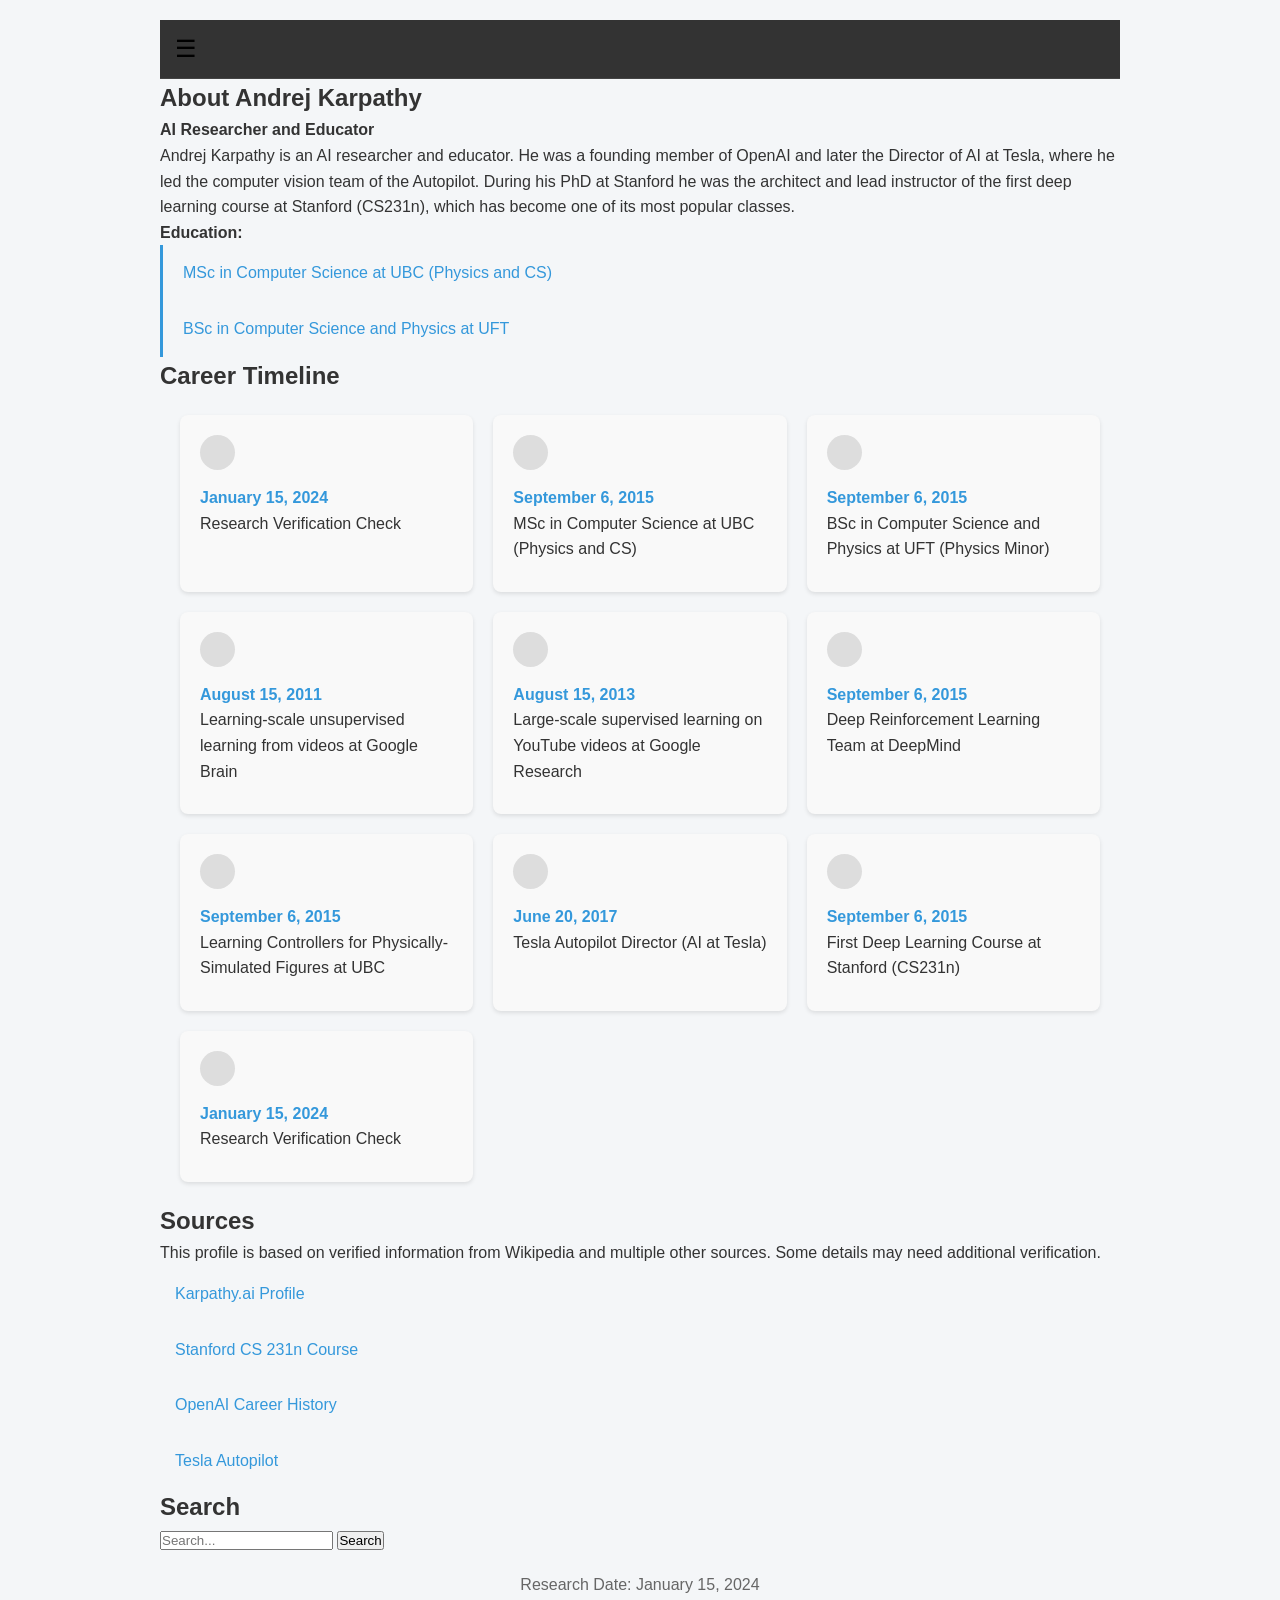
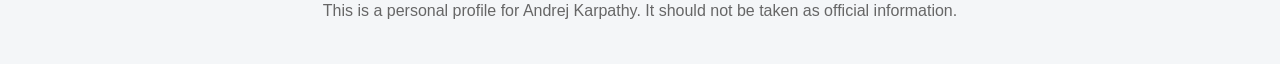
<file: output/run-version-0/index.html>
<!DOCTYPE html>
<html lang="en">
<head>
  <meta charset="UTF-8" />
  <meta name="viewport" content="width=device-width, initial-scale=1.0" />
  <title>Andrej Karpathy - Profile</title>
  <link rel="stylesheet" href="style.css" />
</head>
<body>
  <div class="container">
    <header class="site-header">
      <nav class="navbar">
        <button class="nav-toggle" aria-label="Toggle navigation">☰</button>
        <ul class="nav-menu">
          <li><a href="#about" class="nav-link active">About</a></li>
          <li><a href="#timeline" class="nav-link">Timeline</a></li>
          <li><a href="#sources" class="nav-link">Sources</a></li>
          <li><a href="#search" class="nav-link">Search</a></li>
        </ul>
      </nav>
    </header>

    <main>
      <!-- About Section -->
      <section id="about">
        <h1>About Andrej Karpathy</h1>
        <p><strong>AI Researcher and Educator</strong></p>
        <p>Andrej Karpathy is an AI researcher and educator. He was a founding member of OpenAI and later the Director of AI at Tesla, where he led the computer vision team of the Autopilot. During his PhD at Stanford he was the architect and lead instructor of the first deep learning course at Stanford (CS231n), which has become one of its most popular classes.</p>
        <p><strong>Education:</strong></p>
        <ul class="education-list">
          <li><a href="#edu-1" class="edu-link">MSc in Computer Science at UBC (Physics and CS)</a></li>
          <li><a href="#edu-2" class="edu-link">BSc in Computer Science and Physics at UFT</a></li>
        </ul>
      </section>

      <!-- Timeline Section -->
      <section id="timeline">
        <h1>Career Timeline</h1>
        <div class="timeline-grid">
          <div class="timeline-item">
            <div class="timeline-dot"></div>
            <div class="timeline-date" data-id="2024-01-15">
              <strong>January 15, 2024</strong>
            </div>
            <div class="timeline-title">Research Verification Check</div>
          </div>
          <div class="timeline-item">
            <div class="timeline-dot"></div>
            <div class="timeline-date" data-id="2015-09-06">
              <strong>September 6, 2015</strong>
            </div>
            <div class="timeline-title">MSc in Computer Science at UBC (Physics and CS)</div>
          </div>
          <div class="timeline-item">
            <div class="timeline-dot"></div>
            <div class="timeline-date" data-id="2015-09-06">
              <strong>September 6, 2015</strong>
            </div>
            <div class="timeline-title">BSc in Computer Science and Physics at UFT (Physics Minor)</div>
          </div>
          <div class="timeline-item">
            <div class="timeline-dot"></div>
            <div class="timeline-date" data-id="2011-08-15">
              <strong>August 15, 2011</strong>
            </div>
            <div class="timeline-title">Learning-scale unsupervised learning from videos at Google Brain</div>
          </div>
          <div class="timeline-item">
            <div class="timeline-dot"></div>
            <div class="timeline-date" data-id="2013-08-15">
              <strong>August 15, 2013</strong>
            </div>
            <div class="timeline-title">Large-scale supervised learning on YouTube videos at Google Research</div>
          </div>
          <div class="timeline-item">
            <div class="timeline-dot"></div>
            <div class="timeline-date" data-id="2015-09-06">
              <strong>September 6, 2015</strong>
            </div>
            <div class="timeline-title">Deep Reinforcement Learning Team at DeepMind</div>
          </div>
          <div class="timeline-item">
            <div class="timeline-dot"></div>
            <div class="timeline-date" data-id="2015-09-06">
              <strong>September 6, 2015</strong>
            </div>
            <div class="timeline-title">Learning Controllers for Physically-Simulated Figures at UBC</div>
          </div>
          <div class="timeline-item">
            <div class="timeline-dot"></div>
            <div class="timeline-date" data-id="2017-06-20">
              <strong>June 20, 2017</strong>
            </div>
            <div class="timeline-title">Tesla Autopilot Director (AI at Tesla)</div>
          </div>
          <div class="timeline-item">
            <div class="timeline-dot"></div>
            <div class="timeline-date" data-id="2015-09-06">
              <strong>September 6, 2015</strong>
            </div>
            <div class="timeline-title">First Deep Learning Course at Stanford (CS231n)</div>
          </div>
          <div class="timeline-item">
            <div class="timeline-dot"></div>
            <div class="timeline-date" data-id="2024-01-15">
              <strong>January 15, 2024</strong>
            </div>
            <div class="timeline-title">Research Verification Check</div>
          </div>
        </div>
      </section>

      <!-- Sources Section -->
      <section id="sources">
        <h1>Sources</h1>
        <p>This profile is based on verified information from Wikipedia and multiple other sources. Some details may need additional verification.</p>
        <ul class="source-list">
          <li><a href="https://karpathy.ai/" class="source-link">Karpathy.ai Profile</a></li>
          <li><a href="https://www.cs231n.stanford.edu/" class="source-link">Stanford CS 231n Course</a></li>
          <li><a href="https://openai.com/" class="source-link">OpenAI Career History</a></li>
          <li><a href="https://www.tesla.com/autopilot" class="source-link">Tesla Autopilot</a></li>
        </ul>
      </section>

      <!-- Search Section -->
      <section id="search">
        <h1>Search</h1>
        <form method="get" action="#">
          <input type="text" name="q" placeholder="Search..." aria-label="Search" />
          <button type="submit" aria-label="Search">Search</button>
        </form>
      </section>
    </main>

    <footer class="site-footer">
      <p>Research Date: January 15, 2024</p>
      <p>This is a personal profile for Andrej Karpathy. It should not be taken as official information.</p>
    </footer>
  </div>

  <script src="app.js"></script>
</body>
</html>

<style>
  .container {
    max-width: 960px;
    margin: 0 auto;
    padding: 20px;
  }

  .site-header {
    background-color: #333;
    color: white;
    padding: 15px;
    position: sticky;
    top: 0;
    z-index: 100;
  }

  .nav-menu {
    display: flex;
    list-style: none;
    margin: 0;
    padding: 0;
  }

  .nav-menu li {
    margin-right: 20px;
  }

  .nav-link {
    color: white;
    text-decoration: none;
  }

  .nav-link:hover, .nav-link.active {
    color: #3498db;
  }

  .navbar-toggle {
    display: block;
    background: none;
    border: none;
    cursor: pointer;
  }

  .education-list {
    list-style: none;
    padding: 0;
  }

  .edu-link {
    color: #3498db;
    text-decoration: none;
    display: block;
    padding: 15px 20px;
    border-left: 3px solid #3498db;
    transition: background-color 0.3s ease;
  }

  .edu-link:hover {
    background-color: #f5f5f5;
  }

  .timeline-grid {
    display: grid;
    grid-template-columns: repeat(auto-fill, minmax(250px, 1fr));
    gap: 20px;
    padding: 20px;
  }

  .timeline-item {
    background-color: #f9f9f9;
    padding: 20px;
    border-radius: 8px;
    box-shadow: 0 2px 4px rgba(0,0,0,0.1);
  }

  .timeline-dot {
    width: 35px;
    height: 35px;
    background-color: #ddd;
    border-radius: 50%;
    margin-bottom: 15px;
    display: flex;
    align-items: center;
    justify-content: center;
    font-size: 20px;
  }

  .timeline-date {
    color: #3498db;
    font-weight: bold;
  }

  .timeline-title {
    margin-bottom: 10px;
  }

  .source-list {
    list-style: none;
    padding: 0;
  }

  .source-link {
    color: #3498db;
    text-decoration: none;
    display: block;
    padding: 15px;
    border-radius: 5px;
    transition: background-color 0.3s ease;
  }

  .source-link:hover {
    background-color: #e3f2fd;
  }

  .site-footer {
    text-align: center;
    padding: 20px;
    color: #666;
  }
</style>
</body>
</html>
</file>
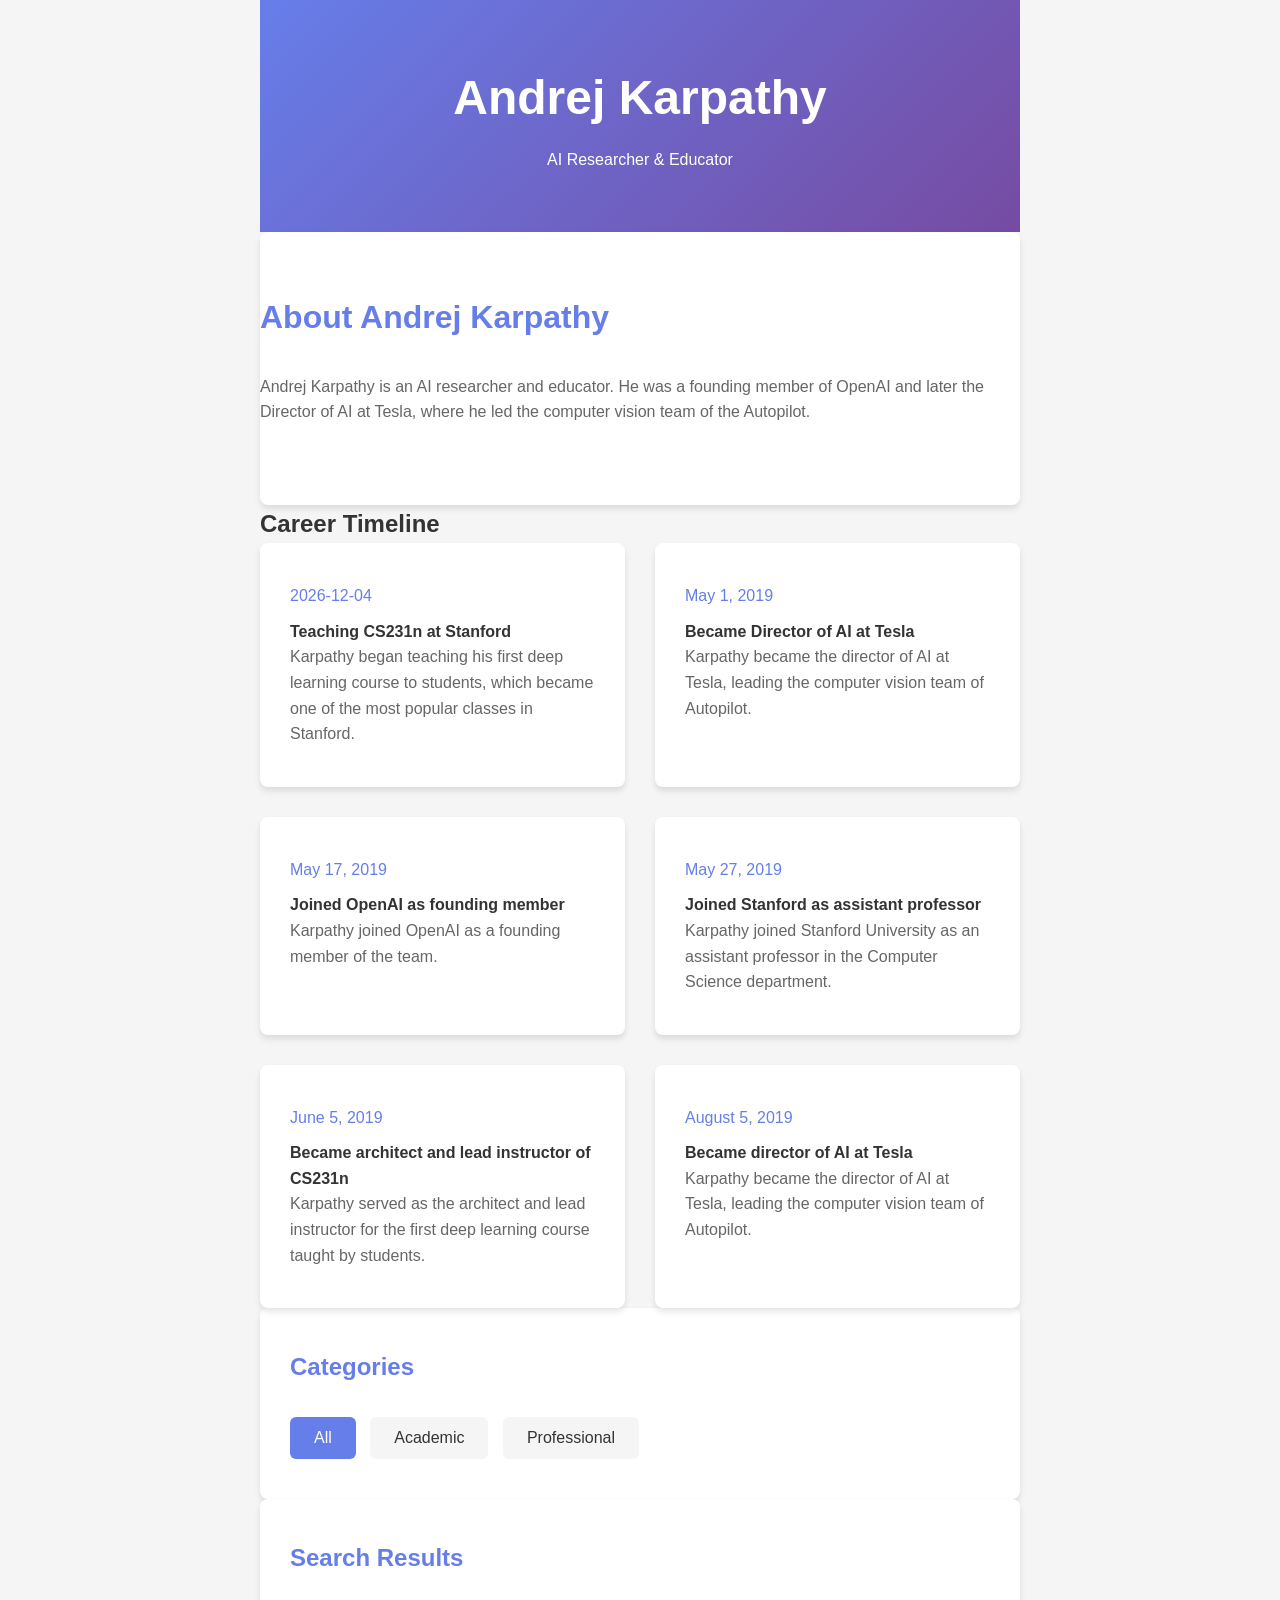
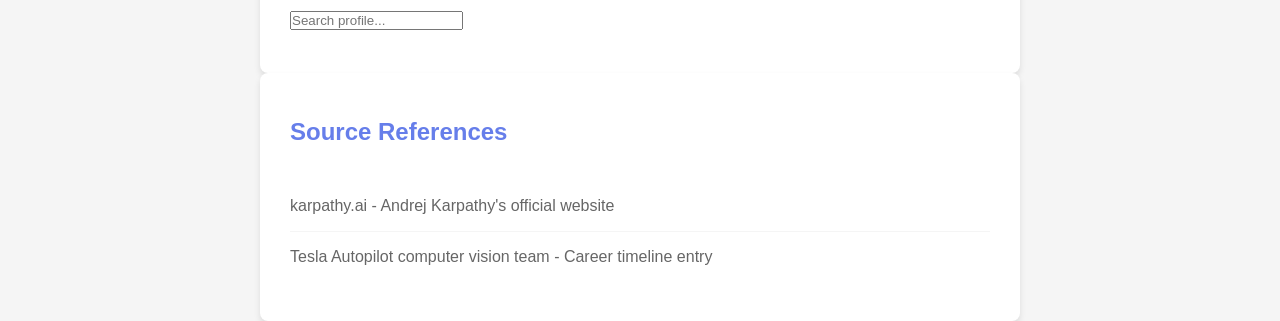
<file: output/run-version-1/index.html>
<!DOCTYPE html>
<html lang="en">
<head>
  <meta charset="UTF-8" />
  <meta name="viewport" content="width=device-width, initial-scale=1.0" />
  <title>Andrej Karpathy - AI Researcher & Educator</title>
  <link rel="stylesheet" href="style.css" />
</head>
<body>
  <div class="container">
    <!-- Header -->
    <header>
      <h1>Andrej Karpathy</h1>
      <p class="subtitle">AI Researcher & Educator</p>
    </header>

    <!-- About Section -->
    <section class="about-section">
      <h2>About Andrej Karpathy</h2>
      <p>Andrej Karpathy is an AI researcher and educator. He was a founding member of OpenAI and later the Director of AI at Tesla, where he led the computer vision team of the Autopilot.</p>
    </section>

    <!-- Timeline Section -->
    <section class="timeline-section">
      <h2>Career Timeline</h2>
      <div class="timeline-grid">
        <div class="timeline-item">
          <span class="date" id="date-1">June 5, 2018</span>
          <strong>Teaching CS231n at Stanford</strong>
          <p>Karpathy began teaching his first deep learning course to students, which became one of the most popular classes in Stanford.</p>
        </div>
        <div class="timeline-item">
          <span class="date" id="date-2">May 1, 2019</span>
          <strong>Became Director of AI at Tesla</strong>
          <p>Karpathy became the director of AI at Tesla, leading the computer vision team of Autopilot.</p>
        </div>
        <div class="timeline-item">
          <span class="date" id="date-3">May 17, 2019</span>
          <strong>Joined OpenAI as founding member</strong>
          <p>Karpathy joined OpenAI as a founding member of the team.</p>
        </div>
        <div class="timeline-item">
          <span class="date" id="date-4">May 27, 2019</span>
          <strong>Joined Stanford as assistant professor</strong>
          <p>Karpathy joined Stanford University as an assistant professor in the Computer Science department.</p>
        </div>
        <div class="timeline-item">
          <span class="date" id="date-5">June 5, 2019</span>
          <strong>Became architect and lead instructor of CS231n</strong>
          <p>Karpathy served as the architect and lead instructor for the first deep learning course taught by students.</p>
        </div>
        <div class="timeline-item">
          <span class="date" id="date-6">August 5, 2019</span>
          <strong>Became director of AI at Tesla</strong>
          <p>Karpathy became the director of AI at Tesla, leading the computer vision team of Autopilot.</p>
        </div>
      </div>
    </section>

    <!-- Category Filter -->
    <section class="category-section">
      <h2>Categories</h2>
      <nav aria-label="Categories">
        <button class="filter-btn active" data-category="all">All</button>
        <button class="filter-btn" data-category="academic">Academic</button>
        <button class="filter-btn" data-category="professional">Professional</button>
      </nav>
    </section>

    <!-- Search -->
    <section class="search-section">
      <h2>Search Results</h2>
      <input type="text" id="search-input" placeholder="Search profile..." />
      <div class="search-results" id="search-results"></div>
    </section>

    <!-- Source Section -->
    <section class="source-section">
      <h2>Source References</h2>
      <ul>
        <li>karpathy.ai - Andrej Karpathy's official website</li>
        <li>Tesla Autopilot computer vision team - Career timeline entry</li>
      </ul>
    </section>
  </div>

  <!-- JavaScript -->
  <script src="app.js" defer></script>
</body>
</html>
</file>
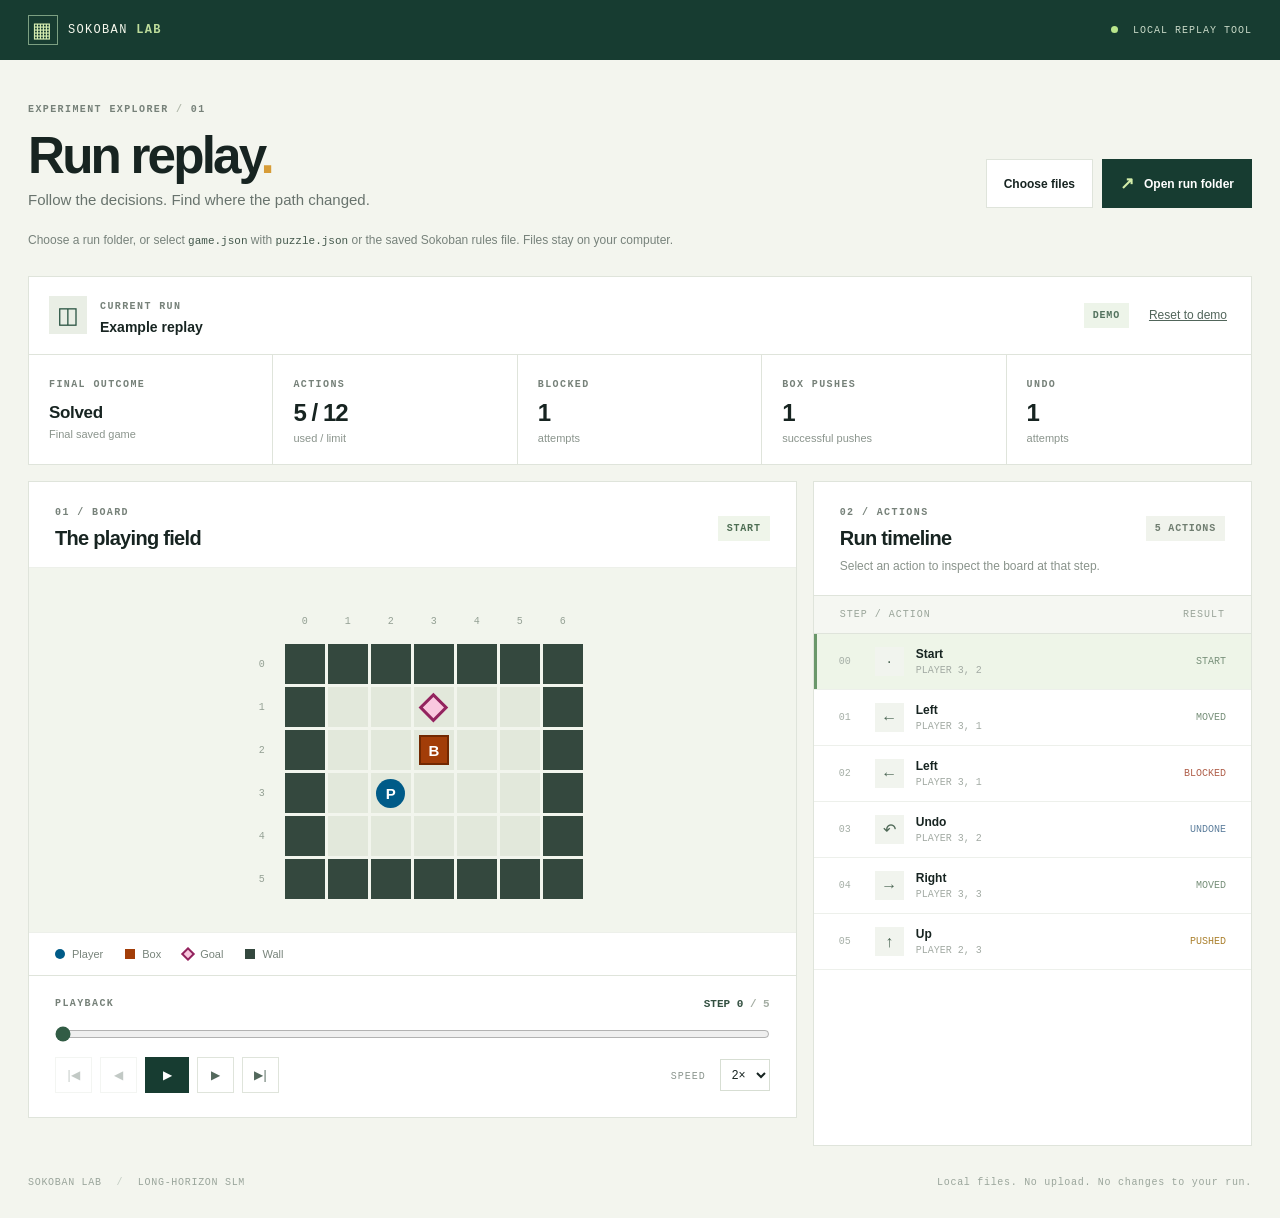
<file: src/run_viewer/index.html>
<!doctype html>
<html lang="en">
<head>
  <meta charset="utf-8">
  <meta name="viewport" content="width=device-width, initial-scale=1">
  <title>Run Replay · Sokoban Lab</title>
  <link rel="stylesheet" href="style.css">
  <script defer src="replay.js"></script>
  <script defer src="app.js"></script>
</head>
<body>
  <div class="shell">
    <header class="topbar">
      <a class="brand" href="./index.html" aria-label="Sokoban Lab home"><span class="brand-mark" aria-hidden="true">▦</span><span>SOKOBAN <b>LAB</b></span></a>
      <span class="top-note"><span class="online-dot"></span> LOCAL REPLAY TOOL</span>
    </header>
    <main>
      <div class="page-heading">
        <div><p class="eyebrow">EXPERIMENT EXPLORER <span> / </span> 01</p><h1>Run replay<span class="title-dot">.</span></h1><p class="subtitle">Follow the decisions. Find where the path changed.</p></div>
        <div class="load-actions">
          <label class="button button-quiet">Choose files<input id="file-input" type="file" accept=".json,.py" multiple></label>
          <label class="button button-primary"><span aria-hidden="true">↗</span> Open run folder<input id="folder-input" type="file" webkitdirectory multiple></label>
        </div>
      </div>
      <p class="load-help">Choose a run folder, or select <code>game.json</code> with <code>puzzle.json</code> or the saved Sokoban rules file. Files stay on your computer.</p>
      <div id="notice" class="notice" role="alert" hidden></div>
      <section class="run-bar" aria-label="Loaded run">
        <div class="run-identity"><span class="run-icon" aria-hidden="true">◫</span><div><span class="label">CURRENT RUN</span><strong id="run-name">Example replay</strong></div></div>
        <div class="run-controls"><label id="game-label" hidden>GAME FILE <select id="game-select"></select></label><span id="source-tag" class="source-tag">DEMO</span><button id="demo-button" class="link-button" type="button">Reset to demo</button></div>
      </section>
      <section class="metrics" aria-label="Run summary">
        <div class="metric"><span class="label">FINAL OUTCOME</span><strong id="metric-outcome">—</strong><small id="metric-status">Saved game</small></div>
        <div class="metric"><span class="label">ACTIONS</span><strong id="metric-actions">—</strong><small>used / limit</small></div>
        <div class="metric"><span class="label">BLOCKED</span><strong id="metric-blocked">—</strong><small>attempts</small></div>
        <div class="metric"><span class="label">BOX PUSHES</span><strong id="metric-pushes">—</strong><small>successful pushes</small></div>
        <div class="metric"><span class="label">UNDO</span><strong id="metric-undo">—</strong><small>attempts</small></div>
      </section>
      <div class="workspace">
        <section class="board-panel" aria-labelledby="board-title">
          <div class="section-head"><div><p class="eyebrow">01 / BOARD</p><h2 id="board-title">The playing field</h2></div><span id="frame-badge" class="badge">START</span></div>
          <div class="board-stage"><div class="board-wrap"><div id="board" class="board" role="img" aria-label="Sokoban board"></div></div></div>
          <div class="legend" aria-label="Board legend"><span><i class="legend-player"></i> Player</span><span><i class="legend-box"></i> Box</span><span><i class="legend-goal"></i> Goal</span><span><i class="legend-wall"></i> Wall</span></div>
          <div class="transport">
            <div class="transport-top"><span class="label">PLAYBACK</span><span id="step-label" class="step-label">STEP 0 <span>/ 0</span></span></div>
            <input id="scrubber" class="scrubber" type="range" min="0" max="0" value="0" aria-label="Replay step">
            <div class="transport-bottom"><div class="play-controls"><button id="first" class="control" type="button" aria-label="First step">|◀</button><button id="previous" class="control" type="button" aria-label="Previous step">◀</button><button id="play" class="play" type="button" aria-label="Play replay">▶</button><button id="next" class="control" type="button" aria-label="Next step">▶</button><button id="last" class="control" type="button" aria-label="Last step">▶|</button></div><label class="speed">SPEED <select id="speed" aria-label="Playback speed"><option value="1000">1×</option><option value="500" selected>2×</option><option value="250">4×</option></select></label></div>
          </div>
        </section>
        <aside class="timeline-panel" aria-labelledby="timeline-title">
          <div class="section-head"><div><p class="eyebrow">02 / ACTIONS</p><h2 id="timeline-title">Run timeline</h2></div><span id="timeline-count" class="count-tag">0 MOVES</span></div>
          <p class="timeline-intro">Select an action to inspect the board at that step.</p>
          <div class="timeline-header"><span>STEP / ACTION</span><span>RESULT</span></div>
          <ol id="timeline" class="timeline" aria-label="Action timeline"></ol>
        </aside>
      </div>
      <footer><span>SOKOBAN LAB <span class="footer-sep">/</span> LONG-HORIZON SLM</span><span>Local files. No upload. No changes to your run.</span></footer>
    </main>
  </div>
</body>
</html>
</file>
<file: output/run-version-0/style.css>
/* Andrej Karpathy Profile Styles */

* {
  margin: 0;
  padding: 0;
}

body {
  font-family: -apple-system, BlinkMacSystemFont, 'Segoe UI', 'Roboto', 'Oxygen', sans-serif;
  background-color: #f4f6f8;
  color: #333;
  line-height: 1.6;
}

.container {
  max-width: 960px;
  margin: 0 auto;
  padding: 20px;
}

.site-header {
  background-color: #333;
  color: white;
  padding: 15px;
  position: sticky;
  top: 0;
  z-index: 100;
  border-bottom: 1px solid #444;
}

.navbar {
  display: flex;
  align-items: center;
  justify-content: space-between;
}

.nav-menu {
  display: flex;
  list-style: none;
  margin-left: 20px;
}

.nav-menu li {
  margin-right: 20px;
}

.nav-link {
  color: white;
  text-decoration: none;
  padding: 10px 15px;
  border-radius: 4px;
  transition: all 0.3s ease;
}

.nav-link:hover, .nav-link.active {
  background-color: #28a745;
  color: white;
}

.nav-toggle {
  display: none;
  background: none;
  border: none;
  cursor: pointer;
  font-size: 24px;
}

@media (min-width: 768px) {
  .nav-toggle {
    display: block;
  }

  .navbar > div:first-child {
    display: flex;
  }

  .navbar ul {
    display: none;
  }

  .nav-menu {
    position: fixed;
    top: 0;
    right: -100%;
    background-color: #333;
    flex-direction: column;
    padding: 20px;
    gap: 10px;
    box-shadow: -2px 0 5px rgba(0,0,0,0.3);
    transition: right 0.3s ease;
  }

  .nav-menu.active {
    right: 0;
  }

  .nav-menu li {
    margin-right: 0;
  }

  .nav-link:hover, .nav-link.active {
    background-color: #28a745;
  }
}

.education-list {
  list-style: none;
  padding: 0;
}

.education-link {
  color: #3498db;
  text-decoration: none;
  display: block;
  padding: 15px 20px;
  border-left: 3px solid #3498db;
  transition: background-color 0.3s ease;
}

.education-link:hover {
  background-color: #f5f5f5;
}

.timeline-grid {
  display: grid;
  grid-template-columns: repeat(auto-fill, minmax(250px, 1fr));
  gap: 20px;
  padding: 20px;
}

.timeline-item {
  background-color: #f9f9f9;
  padding: 20px;
  border-radius: 8px;
  box-shadow: 0 2px 4px rgba(0,0,0,0.1);
}

.timeline-dot {
  width: 35px;
  height: 35px;
  background-color: #ddd;
  border-radius: 50%;
  margin-bottom: 15px;
  display: flex;
  align-items: center;
  justify-content: center;
  font-size: 20px;
}

.timeline-date {
  color: #3498db;
  font-weight: bold;
}

.timeline-title {
  margin-bottom: 10px;
}

.source-list {
  list-style: none;
  padding: 0;
}

.source-link {
  color: #3498db;
  text-decoration: none;
  display: block;
  padding: 15px;
  border-radius: 5px;
  transition: background-color 0.3s ease;
}

.source-link:hover {
  background-color: #e3f2fd;
}

.site-footer {
  text-align: center;
  padding: 20px;
  color: #666;
}

@media (min-width: 768px) {
  .site-header {
    position: relative;
    z-index: 10;
  }

  .nav-menu {
    display: none;
  }

  .site-footer {
    padding-top: 40px;
  }
}
</file>
<file: output/run-version-1/style.css>
/* Profile site styles - same as earlier */
* {
  margin: 0;
  padding: 0;
  box-sizing: border-box;
}

body {
  font-family: -apple-system, BlinkMacSystemFont, "Segoe UI", Roboto, Oxygen, Ubuntu, Cantarell, "Open Sans", "Helvetica Neue", sans-serif;
  background-color: #f5f5f5;
  color: #333;
  line-height: 1.6;
}

.container {
  max-width: 800px;
  margin: 0 auto;
  padding: 0 20px;
}

header {
  background: linear-gradient(135deg, #667eea 0%, #764ba2 100%);
  color: white;
  padding: 60px 0;
  text-align: center;
}

header h1 {
  font-size: 3rem;
  margin-bottom: 10px;
}

.header .subtitle {
  font-size: 1.25rem;
  opacity: 0.9;
}

.about-section {
  background: white;
  padding: 60px 0;
  border-radius: 8px;
  box-shadow: 0 4px 6px rgba(0, 0, 0, 0.1);
}

.about-section h2 {
  color: #667eea;
  margin-bottom: 30px;
  font-size: 2rem;
}

.about-section p {
  color: #666;
  margin-bottom: 20px;
}

.timeline-grid {
  display: grid;
  grid-template-columns: repeat(2, 1fr);
  gap: 30px;
}

.timeline-item {
  background: white;
  padding: 40px 30px;
  border-radius: 8px;
  box-shadow: 0 4px 6px rgba(0, 0, 0, 0.1);
  transition: transform 0.2s ease;
}

.timeline-item:hover {
  transform: translateY(-5px);
  box-shadow: 0 8px 16px rgba(0, 0, 0, 0.15);
}

.date {
  display: block;
  font-size: 1rem;
  color: #667eea;
  margin-bottom: 10px;
}

.timeline-item h3 {
  color: #333;
  margin-bottom: 15px;
  font-size: 1.25rem;
}

.timeline-item p {
  color: #666;
  margin-bottom: 0;
}

.category-section {
  background: white;
  padding: 40px 30px;
  border-radius: 8px;
  box-shadow: 0 4px 6px rgba(0, 0, 0, 0.1);
}

.category-section h2 {
  color: #667eea;
  margin-bottom: 30px;
  font-size: 1.5rem;
}

.filter-btn {
  display: inline-block;
  padding: 12px 24px;
  background: #f5f5f5;
  border: none;
  border-radius: 6px;
  color: #333;
  cursor: pointer;
  font-size: 1rem;
  margin-right: 10px;
  transition: background 0.2s ease;
}

.filter-btn:hover {
  background: #e9e9e9;
}

.filter-btn.active {
  background: #667eea;
  color: white;
}

.search-section {
  background: white;
  padding: 40px 30px;
  border-radius: 8px;
  box-shadow: 0 4px 6px rgba(0, 0, 0, 0.1);
}

.search-section h2 {
  color: #667eea;
  margin-bottom: 30px;
  font-size: 1.5rem;
}

.search-input {
  width: 100%;
  padding: 16px 24px;
  font-size: 1rem;
  border: 2px solid #e9e9e9;
  border-radius: 6px;
  box-sizing: border-box;
}

.search-input:focus {
  outline: none;
  border-color: #667eea;
}

.search-results {
  max-height: 400px;
  overflow-y: auto;
  padding-right: 20px;
}

.search-results h3 {
  color: #667eea;
  margin-bottom: 20px;
  font-size: 1.25rem;
}

.result-item {
  display: flex;
  align-items: center;
  padding: 15px 0;
  border-bottom: 1px solid #f5f5f5;
}

.result-item:last-child {
  border-bottom: none;
}

.result-item .result-title {
  font-weight: 600;
  color: #333;
  margin-right: 20px;
}

.result-item .result-content {
  flex: 1;
  color: #666;
}

.source-section {
  background: white;
  padding: 40px 30px;
  border-radius: 8px;
  box-shadow: 0 4px 6px rgba(0, 0, 0, 0.1);
}

.source-section h2 {
  color: #667eea;
  margin-bottom: 30px;
  font-size: 1.5rem;
}

.source-section ul {
  list-style: none;
  padding-left: 0;
}

.source-section li {
  padding: 12px 0;
  border-bottom: 1px solid #f5f5f5;
  color: #666;
}

.source-section li:last-child {
  border-bottom: none;
}

footer {
  background: #333;
  color: white;
  text-align: center;
  padding: 40px 0;
}

footer .subtitle {
  opacity: 0.6;
  font-size: 1rem;
}

@media (max-width: 768px) {
  .timeline-grid {
    grid-template-columns: 1fr;
  }

  .header h1 {
    font-size: 2rem;
  }

  .about-section p {
    color: #666;
  }

  .category-section,
  .search-section {
    padding: 30px 20px;
  }

  .container {
    padding: 0 15px;
  }
}
</file>
<file: src/run_viewer/style.css>
:root{color-scheme:light;--ink:#172421;--muted:#6d7770;--line:#dfe4db;--paper:#fff;--surface:#f3f5ee;--forest:#173c31;--accent:#e7bd67;--lime:#d4edaa;--board:#d9ded1;--wall:#34483e;--coral:#aa4b39;--mono:ui-monospace,SFMono-Regular,Consolas,monospace;--sans:Inter,Segoe UI,Arial,sans-serif}*{box-sizing:border-box}body{margin:0;background:var(--surface);color:var(--ink);font-family:var(--sans);font-size:14px}.shell{min-height:100vh}.topbar{height:60px;display:flex;align-items:center;justify-content:space-between;padding:0 max(28px,calc((100vw - 1400px)/2));background:var(--forest);color:#f5f7ec}.brand{display:flex;align-items:center;gap:10px;color:inherit;text-decoration:none;font-family:var(--mono);font-size:12px;letter-spacing:.11em}.brand b{color:#bddc9b}.brand-mark{display:grid;place-items:center;width:30px;height:30px;border:1px solid #7c9f82;color:#d5ecb0;font-size:21px}.top-note{font:10px var(--mono);letter-spacing:.1em;color:#c8d9c7}.online-dot{display:inline-block;width:7px;height:7px;background:#b9e58c;border-radius:50%;margin-right:8px}main{max-width:1400px;margin:auto;padding:43px 28px 0}.page-heading{display:flex;align-items:flex-end;justify-content:space-between;gap:24px}.eyebrow,.label{margin:0;font:10px/1.4 var(--mono);letter-spacing:.14em;color:#768179;font-weight:700}.eyebrow span{color:#b0b9ab}h1{font-size:clamp(36px,4vw,56px);line-height:1;margin:13px 0 10px;letter-spacing:-.055em;font-weight:650}.title-dot{color:#d79c37}.subtitle{margin:0;color:#68736d;font-size:15px}.load-actions{display:flex;gap:9px;flex-wrap:wrap}.button{display:inline-flex;align-items:center;justify-content:center;gap:10px;padding:13px 17px;font-size:12px;font-weight:700;cursor:pointer;border:1px solid var(--line);min-height:43px}.button input{position:absolute;width:1px;height:1px;overflow:hidden;clip-path:inset(50%)}.button:focus-within,button:focus-visible,select:focus-visible,input:focus-visible{outline:3px solid #bd8e37;outline-offset:3px}.button-quiet{background:#fff}.button-primary{background:var(--forest);color:#fff;border-color:var(--forest)}.button-primary span{font-size:17px;color:var(--lime)}.load-help{color:#77827b;font-size:12px;line-height:1.6;margin:23px 0 25px}code{font-family:var(--mono);font-size:11px;color:#41564a}.notice{padding:14px 16px;background:#fff4df;border:1px solid #dfbc7c;color:#75501c;margin-bottom:14px;line-height:1.6}.run-bar{min-height:79px;background:#fff;border:1px solid var(--line);display:flex;align-items:center;justify-content:space-between;padding:15px 20px;gap:16px}.run-identity{display:flex;align-items:center;gap:13px;min-width:0}.run-identity strong{display:block;margin-top:5px;font-size:14px;overflow-wrap:anywhere}.run-icon{display:grid;place-items:center;width:38px;height:38px;background:#e9eee5;color:#285240;font-size:23px}.run-controls{display:flex;align-items:center;gap:16px;flex-wrap:wrap}.run-controls label{font:10px var(--mono);letter-spacing:.07em;color:var(--muted)}select{font:12px var(--sans);color:var(--ink);background:#fff;border:1px solid #d7ded3;padding:7px;max-width:300px}.source-tag,.count-tag,.badge{font:10px var(--mono);letter-spacing:.08em;font-weight:700;padding:7px 9px}.source-tag{color:#53725e;background:#edf4e9}.link-button{border:0;background:none;color:#51655a;text-decoration:underline;cursor:pointer;font:12px var(--sans);padding:4px}.metrics{display:grid;grid-template-columns:repeat(5,1fr);background:#fff;border:1px solid var(--line);border-top:0;margin-bottom:16px}.metric{min-height:94px;padding:19px 20px;border-right:1px solid var(--line)}.metric:last-child{border-right:0}.metric strong{display:block;font-size:24px;letter-spacing:-.04em;line-height:1.1;margin:8px 0 3px}.metric:first-child strong{font-size:17px;letter-spacing:-.02em;margin-top:12px}.metric small{font-size:11px;color:#8a948c}.workspace{display:grid;grid-template-columns:minmax(0,1.4fr) minmax(300px,.8fr);gap:16px;align-items:start}.board-panel,.timeline-panel{background:#fff;border:1px solid var(--line);min-width:0}.section-head{display:flex;justify-content:space-between;align-items:center;gap:12px;padding:24px 26px 17px}.section-head h2{font-size:20px;letter-spacing:-.035em;margin:7px 0 0}.badge{color:#4e6e54;background:#eff5ea}.badge.blocked{color:#9e4936;background:#fff0ea}.badge.push{color:#805b1c;background:#fdf3dc}.board-stage{display:flex;align-items:center;justify-content:center;min-height:350px;padding:25px;background:#f2f5ed;border-top:1px solid #edf0ea;border-bottom:1px solid #edf0ea}.board-wrap{max-width:100%;overflow:auto;padding:8px}.board{display:grid;gap:3px;--cell:40px;grid-auto-rows:var(--cell);grid-auto-columns:var(--cell);width:max-content}.cell{display:grid;place-items:center;width:var(--cell);height:var(--cell);background:#e2e8db;color:var(--ink)}.cell.wall{background:var(--wall)}.cell .player{display:grid;place-items:center;width:72%;height:72%;border-radius:50%;background:#005b88;color:#fff;font-weight:800;font-size:15px}.cell .box{display:grid;place-items:center;width:76%;height:76%;background:#a23d08;color:#fff;border:2px solid #722800;font-weight:800;font-size:15px}.cell .goal{width:52%;height:52%;border:3px solid #92245e;background:#f9c8df;transform:rotate(45deg)}.cell .on-goal{outline:3px solid #92245e;outline-offset:2px}.coordinate{display:grid;place-items:center;color:#94a094;font:10px var(--mono)}.legend{display:flex;flex-wrap:wrap;gap:22px;padding:15px 26px;color:#78847b;font-size:11px}.legend span{display:flex;align-items:center;gap:7px}.legend i{display:inline-block;width:10px;height:10px}.legend-player{background:#005b88;border-radius:50%}.legend-box{background:#a23d08}.legend-goal{border:2px solid #92245e;background:#f9c8df;transform:rotate(45deg)}.legend-wall{background:#34483e}.transport{border-top:1px solid var(--line);padding:21px 26px 24px}.transport-top,.transport-bottom{display:flex;justify-content:space-between;align-items:center}.step-label{font:11px var(--mono);font-weight:bold;color:#335041}.step-label span{color:#a4ada3}.scrubber{width:100%;accent-color:#315c45;cursor:pointer;margin:15px 0}.play-controls{display:flex;align-items:center;gap:8px}.control,.play{border:1px solid var(--line);background:#fff;color:#53685c;min-width:37px;height:36px;cursor:pointer;font-size:12px}.control:disabled,.play:disabled{opacity:.35;cursor:not-allowed}.play{background:var(--forest);border-color:var(--forest);color:white;min-width:44px}.speed{font:10px var(--mono);letter-spacing:.1em;color:#8b958e}.speed select{margin-left:7px}.timeline-panel{min-height:665px}.timeline-panel .section-head{padding-bottom:9px}.timeline-intro{color:#89938b;font-size:12px;margin:0;padding:0 26px 22px}.count-tag{background:#f0f3ec;color:#6f7d70;white-space:nowrap}.timeline-header{display:flex;justify-content:space-between;padding:13px 26px;background:#f5f7f2;border-top:1px solid var(--line);border-bottom:1px solid var(--line);font:10px var(--mono);letter-spacing:.1em;color:#9aa59a}.timeline{list-style:none;margin:0;padding:0;max-height:510px;overflow:auto}.timeline li{margin:0}.timeline button{width:100%;display:flex;align-items:center;justify-content:space-between;text-align:left;gap:12px;padding:13px 25px;background:white;border:0;border-bottom:1px solid #edf0eb;cursor:pointer;color:var(--ink)}.timeline button.active{background:#eef5e8;box-shadow:inset 3px 0 #6a976a}.timeline button:hover{background:#f5f8f2}.timeline-left{display:flex;align-items:center;gap:12px;min-width:0}.timeline-number{font:10px var(--mono);color:#a5aea6;min-width:24px}.action-arrow{width:29px;height:29px;display:grid;place-items:center;background:#f1f4ee;color:#4e6856;font-size:16px}.action-name{display:block;font-size:12px;font-weight:700;text-transform:capitalize}.action-position{display:block;color:#a3aba4;font:10px var(--mono);margin-top:4px}.result{font:10px var(--mono);color:#78907a;white-space:nowrap}.result.blocked{color:#b0604b}.result.push{color:#ab812f}.result.undo{color:#5e7f9d}footer{display:flex;justify-content:space-between;gap:20px;padding:31px 0;font:10px var(--mono);letter-spacing:.07em;color:#9aa59b}.footer-sep{padding:0 8px;color:#c3ccc2}@media(max-width:850px){.page-heading{align-items:flex-start;flex-direction:column}.workspace{grid-template-columns:1fr}.timeline-panel{min-height:0}.timeline{max-height:350px}.metrics{grid-template-columns:repeat(3,1fr)}.metric:nth-child(3){border-right:0}.metric:nth-child(n+4){border-top:1px solid var(--line)}}@media(max-width:520px){main{padding:30px 16px 0}.topbar{padding:0 16px}.top-note{font-size:8px}.load-actions{width:100%}.load-actions .button{flex:1}.run-bar{align-items:flex-start;flex-direction:column}.metrics{grid-template-columns:repeat(2,1fr)}.metric:nth-child(3){border-right:1px solid var(--line)}.metric:nth-child(even){border-right:0}.metric:nth-child(n+3){border-top:1px solid var(--line)}.board{--cell:30px;gap:2px}.board-stage{min-height:280px;padding:12px}.section-head{padding-left:18px;padding-right:18px}.legend{padding-left:18px;gap:12px}.transport{padding-left:18px;padding-right:18px}.timeline-header,.timeline button{padding-left:18px;padding-right:18px}footer{flex-direction:column}}
</file>
